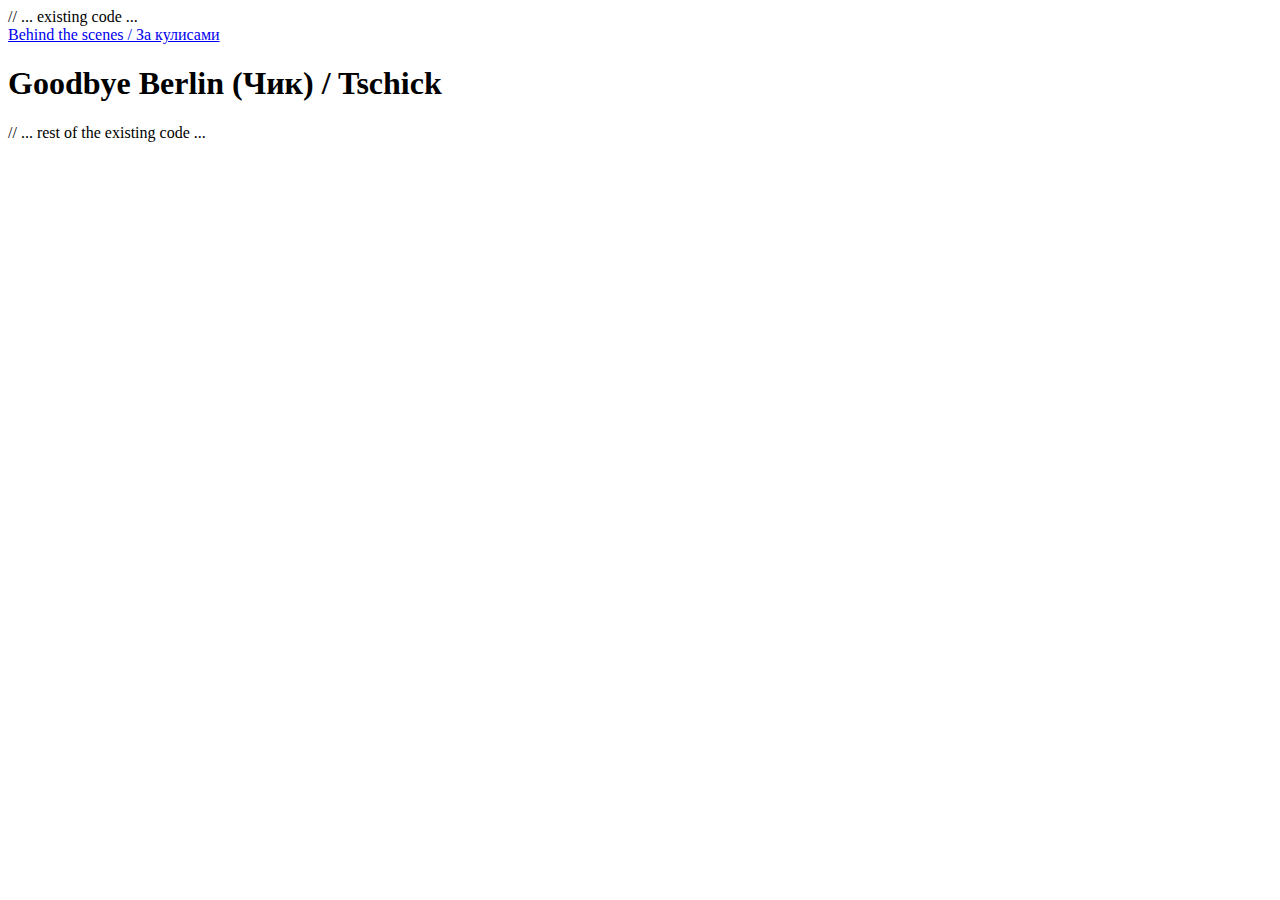
<file: goodbye-berlin.html>
<!DOCTYPE html>
<html lang="ru">
<head>
    // ... existing code ...
</head>
<body>
    <nav class="top-nav">
        <a href="behind-the-scenes.html" class="nav-link">Behind the scenes / За кулисами</a>
    </nav>

    <h1>Goodbye Berlin (Чик) / Tschick</h1>
    // ... rest of the existing code ...
</body>
</html>
</file>
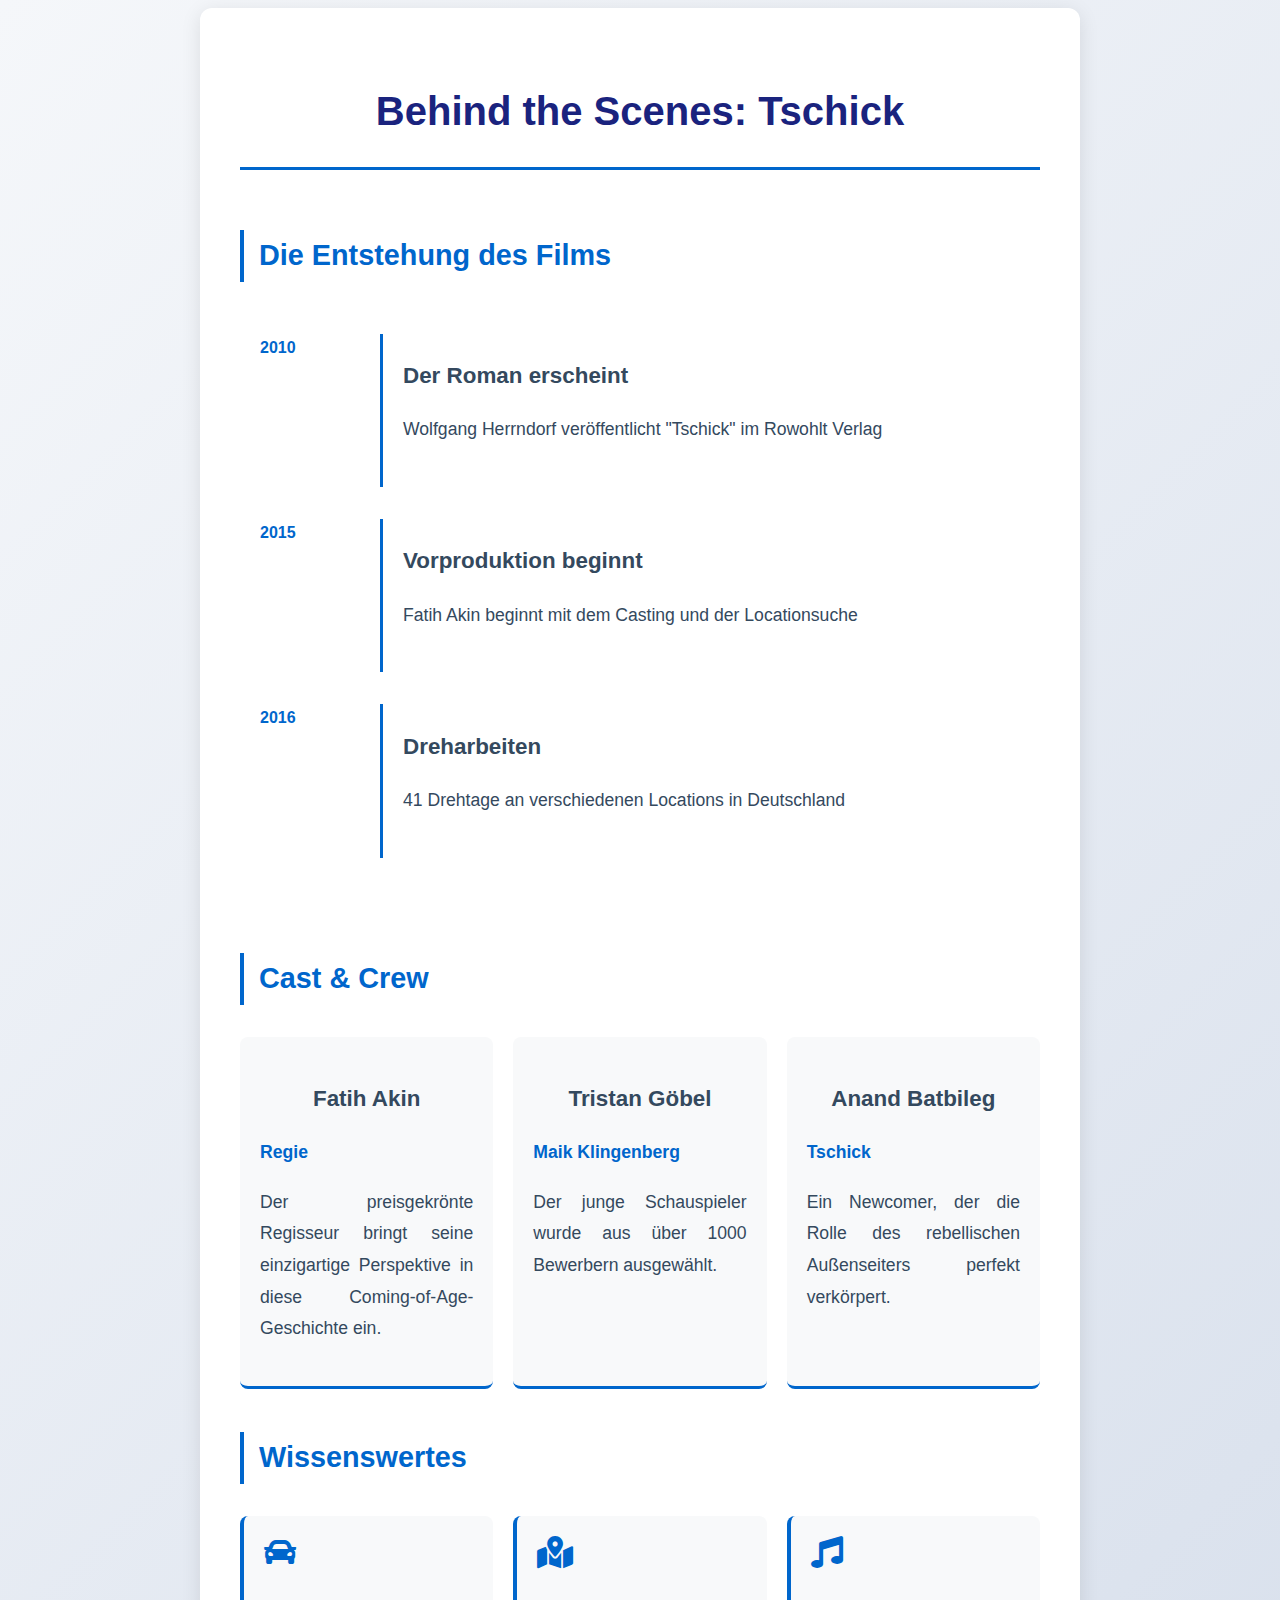
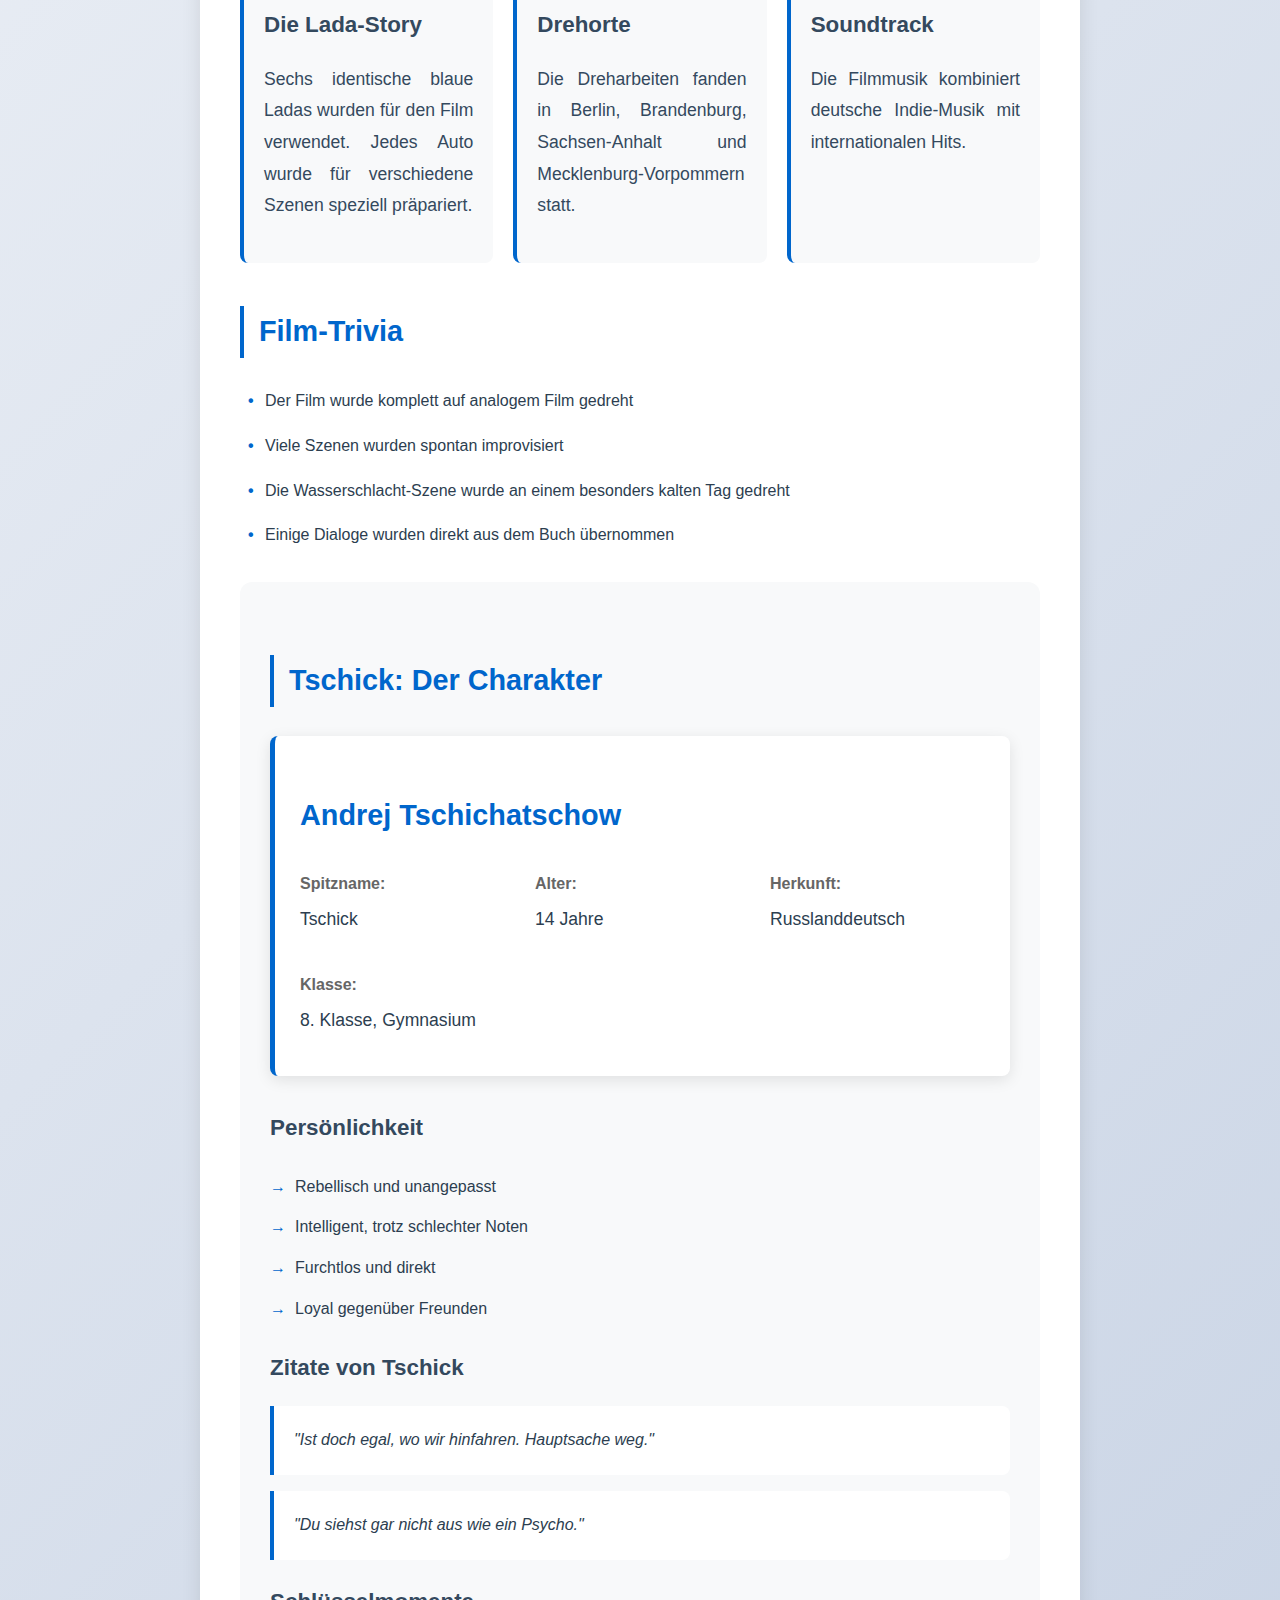
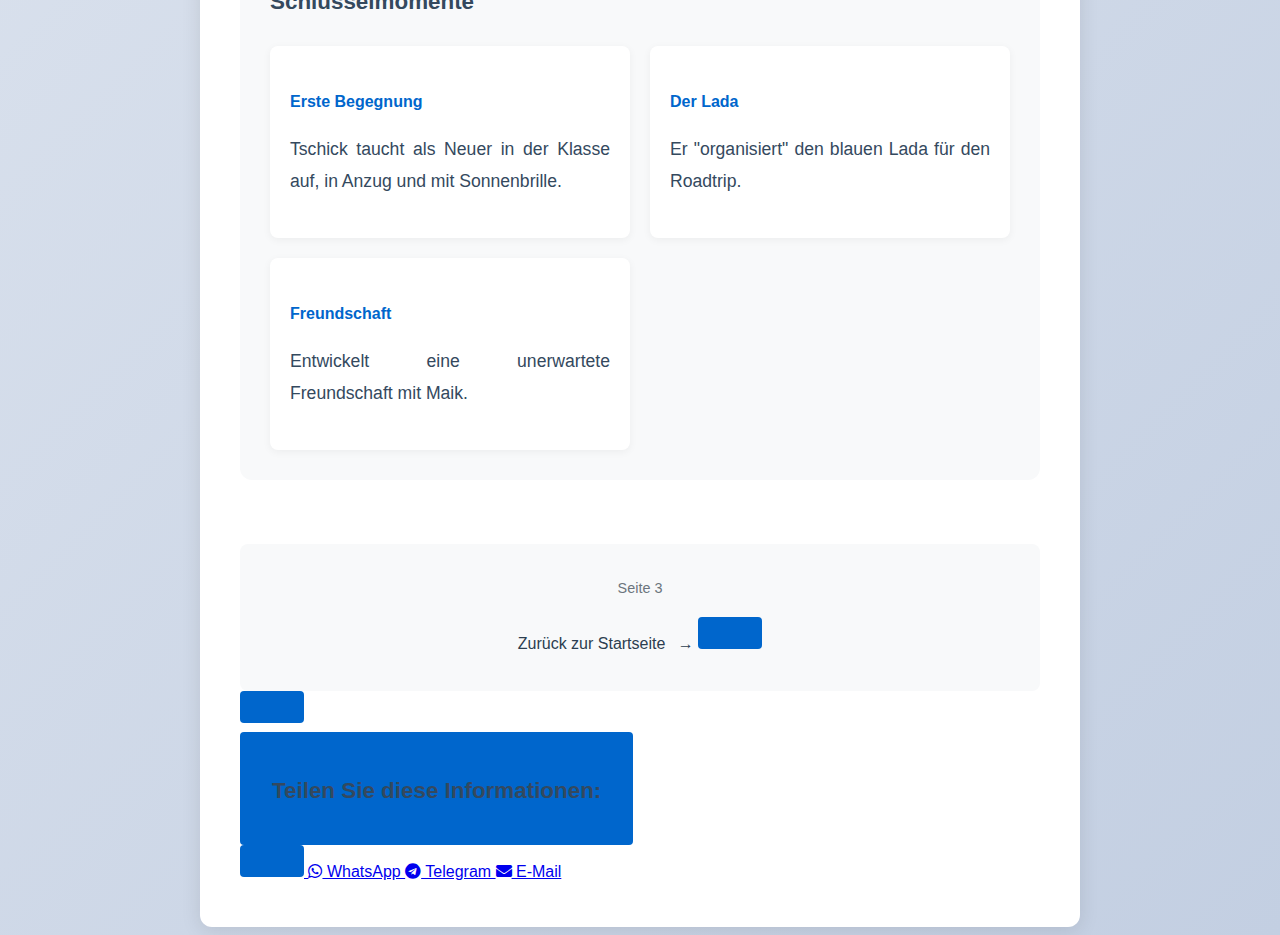
<file: tschick-extras.html>
<!DOCTYPE html>
<html lang="de">
<head>
    <meta charset="UTF-8">
    <meta name="viewport" content="width=device-width, initial-scale=1.0">
    <title>Tschick - Behind the Scenes</title>
    <link rel="stylesheet" href="https://cdnjs.cloudflare.com/ajax/libs/font-awesome/5.15.4/css/all.min.css">
</head>
<body>
    <div class="content">
        <h1>Behind the Scenes: Tschick</h1>

        <div class="section making-of">
            <h2>Die Entstehung des Films</h2>
            <div class="timeline">
                <div class="timeline-item">
                    <div class="date">2010</div>
                    <div class="event">
                        <h3>Der Roman erscheint</h3>
                        <p>Wolfgang Herrndorf veröffentlicht "Tschick" im Rowohlt Verlag</p>
                    </div>
                </div>
                <div class="timeline-item">
                    <div class="date">2015</div>
                    <div class="event">
                        <h3>Vorproduktion beginnt</h3>
                        <p>Fatih Akin beginnt mit dem Casting und der Locationsuche</p>
                    </div>
                </div>
                <div class="timeline-item">
                    <div class="date">2016</div>
                    <div class="event">
                        <h3>Dreharbeiten</h3>
                        <p>41 Drehtage an verschiedenen Locations in Deutschland</p>
                    </div>
                </div>
            </div>
        </div>

        <div class="section cast-crew">
            <h2>Cast & Crew</h2>
            <div class="team-grid">
                <div class="team-member">
                    <h3>Fatih Akin</h3>
                    <p class="role">Regie</p>
                    <p class="description">
                        Der preisgekrönte Regisseur bringt seine einzigartige Perspektive in diese 
                        Coming-of-Age-Geschichte ein.
                    </p>
                </div>
                <div class="team-member">
                    <h3>Tristan Göbel</h3>
                    <p class="role">Maik Klingenberg</p>
                    <p class="description">
                        Der junge Schauspieler wurde aus über 1000 Bewerbern ausgewählt.
                    </p>
                </div>
                <div class="team-member">
                    <h3>Anand Batbileg</h3>
                    <p class="role">Tschick</p>
                    <p class="description">
                        Ein Newcomer, der die Rolle des rebellischen Außenseiters perfekt verkörpert.
                    </p>
                </div>
            </div>
        </div>

        <div class="section fun-facts">
            <h2>Wissenswertes</h2>
            <div class="facts-grid">
                <div class="fact-card">
                    <i class="fas fa-car"></i>
                    <h3>Die Lada-Story</h3>
                    <p>
                        Sechs identische blaue Ladas wurden für den Film verwendet. Jedes Auto wurde 
                        für verschiedene Szenen speziell präpariert.
                    </p>
                </div>
                <div class="fact-card">
                    <i class="fas fa-map-marked-alt"></i>
                    <h3>Drehorte</h3>
                    <p>
                        Die Dreharbeiten fanden in Berlin, Brandenburg, Sachsen-Anhalt und 
                        Mecklenburg-Vorpommern statt.
                    </p>
                </div>
                <div class="fact-card">
                    <i class="fas fa-music"></i>
                    <h3>Soundtrack</h3>
                    <p>
                        Die Filmmusik kombiniert deutsche Indie-Musik mit internationalen Hits.
                    </p>
                </div>
            </div>
        </div>

        <div class="section trivia">
            <h2>Film-Trivia</h2>
            <ul class="trivia-list">
                <li>Der Film wurde komplett auf analogem Film gedreht</li>
                <li>Viele Szenen wurden spontan improvisiert</li>
                <li>Die Wasserschlacht-Szene wurde an einem besonders kalten Tag gedreht</li>
                <li>Einige Dialoge wurden direkt aus dem Buch übernommen</li>
            </ul>
        </div>

        <div class="section character-profile">
            <h2>Tschick: Der Charakter</h2>
            
            <div class="character-card">
                <div class="character-info">
                    <h3>Andrej Tschichatschow</h3>
                    <div class="character-details">
                        <div class="detail-item">
                            <span class="label">Spitzname:</span>
                            <span class="value">Tschick</span>
                        </div>
                        <div class="detail-item">
                            <span class="label">Alter:</span>
                            <span class="value">14 Jahre</span>
                        </div>
                        <div class="detail-item">
                            <span class="label">Herkunft:</span>
                            <span class="value">Russlanddeutsch</span>
                        </div>
                        <div class="detail-item">
                            <span class="label">Klasse:</span>
                            <span class="value">8. Klasse, Gymnasium</span>
                        </div>
                    </div>
                </div>
            </div>

            <div class="character-description">
                <h3>Persönlichkeit</h3>
                <ul class="personality-traits">
                    <li>Rebellisch und unangepasst</li>
                    <li>Intelligent, trotz schlechter Noten</li>
                    <li>Furchtlos und direkt</li>
                    <li>Loyal gegenüber Freunden</li>
                </ul>

                <h3>Zitate von Tschick</h3>
                <div class="quotes">
                    <blockquote>
                        "Ist doch egal, wo wir hinfahren. Hauptsache weg."
                    </blockquote>
                    <blockquote>
                        "Du siehst gar nicht aus wie ein Psycho."
                    </blockquote>
                </div>

                <h3>Schlüsselmomente</h3>
                <div class="key-moments">
                    <div class="moment">
                        <h4>Erste Begegnung</h4>
                        <p>Tschick taucht als Neuer in der Klasse auf, in Anzug und mit Sonnenbrille.</p>
                    </div>
                    <div class="moment">
                        <h4>Der Lada</h4>
                        <p>Er "organisiert" den blauen Lada für den Roadtrip.</p>
                    </div>
                    <div class="moment">
                        <h4>Freundschaft</h4>
                        <p>Entwickelt eine unerwartete Freundschaft mit Maik.</p>
                    </div>
                </div>
            </div>
        </div>

        <!-- Навигация по страницам -->
        <div class="page-navigation">
            <div class="current-page">Seite 3</div>
            Zurück zur Startseite
            <span class="arrow">→</span>
        </a>
        <a href="index.html" class="next-page">
        </div>

        <!-- Секция шеринга -->
        <div class="share-section">
            <h3>Teilen Sie diese Informationen:</h3>
            <div class="share-buttons">
                <a href="https://wa.me/?text=Interessante%20Details%20über%20Tschick:%20[URL]" 
                   class="share-button whatsapp" 
                   target="_blank">
                    <i class="fab fa-whatsapp"></i>
                    WhatsApp
                </a>
                <a href="https://t.me/share/url?url=[URL]&text=Behind%20the%20Scenes:%20Tschick" 
                   class="share-button telegram" 
                   target="_blank">
                    <i class="fab fa-telegram"></i>
                    Telegram
                </a>
                <a href="mailto:?subject=Behind%20the%20Scenes:%20Tschick&body=Interessante%20Details%20über%20den%20Film:%20[URL]" 
                   class="share-button email">
                    <i class="fas fa-envelope"></i>
                    E-Mail
                </a>
            </div>
        </div>
    </div>

    <style>
        body {
            font-family: 'Segoe UI', Tahoma, Geneva, Verdana, sans-serif;
            line-height: 1.8;
            color: #2c3e50;
            background: linear-gradient(135deg, #f5f7fa 0%, #c3cfe2 100%);
        }

        .content {
            max-width: 800px;
            margin: 0 auto;
            padding: 40px;
            background: white;
            border-radius: 12px;
            box-shadow: 0 4px 20px rgba(0,0,0,0.1);
        }

        h1 {
            color: #1a237e;
            font-size: 2.5em;
            text-align: center;
            margin-bottom: 1.5em;
            border-bottom: 3px solid #0066cc;
            padding-bottom: 0.5em;
        }

        h2 {
            color: #0066cc;
            font-size: 1.8em;
            margin-top: 1.5em;
            margin-bottom: 1em;
            padding-left: 15px;
            border-left: 4px solid #0066cc;
        }

        h3 {
            color: #34495e;
            font-size: 1.4em;
            margin-bottom: 0.8em;
        }

        p {
            font-size: 1.1em;
            line-height: 1.8;
            color: #34495e;
            margin-bottom: 1.2em;
            text-align: justify;
        }

        /* Стили для временной шкалы */
        .timeline {
            margin: 2em 0;
            padding: 20px;
        }

        .timeline-item {
            display: flex;
            margin-bottom: 2em;
            position: relative;
        }

        .date {
            min-width: 100px;
            font-weight: bold;
            color: #0066cc;
            padding-right: 20px;
        }

        .event {
            border-left: 3px solid #0066cc;
            padding-left: 20px;
            padding-bottom: 20px;
        }

        /* Стили для карточек фактов */
        .facts-grid {
            display: grid;
            grid-template-columns: repeat(auto-fit, minmax(250px, 1fr));
            gap: 20px;
            margin: 2em 0;
        }

        .fact-card {
            background: #f8f9fa;
            padding: 20px;
            border-radius: 8px;
            border-left: 4px solid #0066cc;
            transition: transform 0.3s ease;
        }

        .fact-card:hover {
            transform: translateY(-5px);
        }

        .fact-card i {
            color: #0066cc;
            font-size: 2em;
            margin-bottom: 15px;
        }

        /* Стили для команды */
        .team-grid {
            display: grid;
            grid-template-columns: repeat(auto-fit, minmax(250px, 1fr));
            gap: 20px;
            margin: 2em 0;
        }

        .team-member {
            background: #f8f9fa;
            padding: 20px;
            border-radius: 8px;
            text-align: center;
            border-bottom: 3px solid #0066cc;
        }

        .role {
            color: #0066cc;
            font-weight: bold;
            margin: 10px 0;
        }

        /* Стили для списка trivia */
        .trivia-list {
            list-style: none;
            padding-left: 0;
        }

        .trivia-list li {
            margin-bottom: 1em;
            padding-left: 25px;
            position: relative;
        }

        .trivia-list li:before {
            content: "•";
            color: #0066cc;
            font-weight: bold;
            position: absolute;
            left: 8px;
        }

        /* Стили для навигации и шеринга (оставляем как есть) */
        .page-navigation {
            margin-top: 4em;
            padding: 2em;
            background: #f8f9fa;
            border-radius: 8px;
            text-align: center;
        }

        .current-page {
            color: #6c757d;
            font-size: 0.9em;
            margin-bottom: 1em;
        }

        .next-page {
            display: inline-block;
            padding: 1em 2em;
            background: #0066cc;
            color: white;
            text-decoration: none;
            border-radius: 4px;
            transition: all 0.3s ease;
        }

        .next-page:hover {
            background: #0052a3;
            transform: translateX(5px);
        }

        .arrow {
            display: inline-block;
            margin-left: 8px;
            transition: transform 0.3s ease;
        }

        .next-page:hover .arrow {
            transform: translateX(5px);
        }

        @media (max-width: 768px) {
            .content {
                padding: 20px;
            }

            h1 {
                font-size: 2em;
            }

            h2 {
                font-size: 1.5em;
            }

            .timeline-item {
                flex-direction: column;
            }

            .date {
                margin-bottom: 10px;
            }
        }

        .character-profile {
            background: #f8f9fa;
            padding: 30px;
            border-radius: 12px;
            margin: 2em 0;
        }

        .character-card {
            background: white;
            border-radius: 8px;
            padding: 25px;
            box-shadow: 0 4px 15px rgba(0,0,0,0.1);
            margin-bottom: 2em;
            border-left: 5px solid #0066cc;
        }

        .character-info h3 {
            color: #0066cc;
            font-size: 1.8em;
            margin-bottom: 1em;
        }

        .character-details {
            display: grid;
            grid-template-columns: repeat(auto-fit, minmax(200px, 1fr));
            gap: 20px;
        }

        .detail-item {
            margin-bottom: 15px;
        }

        .label {
            color: #666;
            font-weight: bold;
            display: block;
            margin-bottom: 5px;
        }

        .value {
            color: #2c3e50;
            font-size: 1.1em;
        }

        .personality-traits {
            list-style: none;
            padding: 0;
            margin: 1.5em 0;
        }

        .personality-traits li {
            margin-bottom: 12px;
            padding-left: 25px;
            position: relative;
        }

        .personality-traits li:before {
            content: "→";
            color: #0066cc;
            position: absolute;
            left: 0;
        }

        .quotes blockquote {
            background: white;
            padding: 20px;
            margin: 1em 0;
            border-left: 4px solid #0066cc;
            border-radius: 0 8px 8px 0;
            font-style: italic;
        }

        .key-moments {
            display: grid;
            grid-template-columns: repeat(auto-fit, minmax(250px, 1fr));
            gap: 20px;
            margin-top: 1.5em;
        }

        .moment {
            background: white;
            padding: 20px;
            border-radius: 8px;
            box-shadow: 0 2px 8px rgba(0,0,0,0.05);
        }

        .moment h4 {
            color: #0066cc;
            margin-bottom: 10px;
        }

        @media (max-width: 768px) {
            .character-details {
                grid-template-columns: 1fr;
            }

            .key-moments {
                grid-template-columns: 1fr;
            }
        }
    </style>

    <script>
        // Получаем текущий URL страницы
        const currentURL = window.location.href;
        
        // Обновляем ссылки шеринга с текущим URL
        document.querySelectorAll('.share-button').forEach(button => {
            const href = button.getAttribute('href');
            button.setAttribute('href', href.replace('[URL]', currentURL));
        });
    </script>
</body>
</html>
</file>
